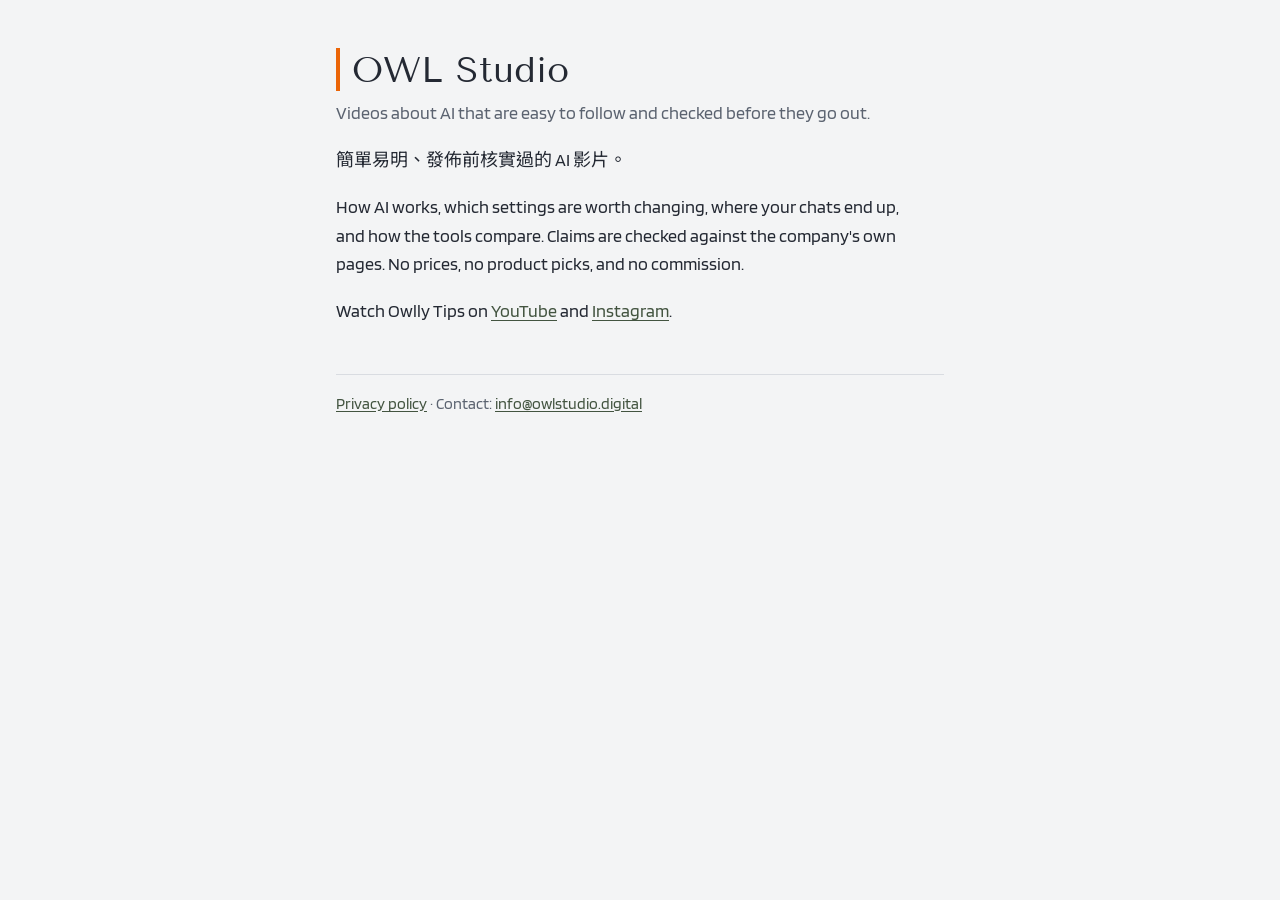
<file: index.html>
<!doctype html>
<html lang="en">
<head>
<meta charset="utf-8">
<meta name="viewport" content="width=device-width, initial-scale=1">
<title>OWL Studio</title>
<meta name="description" content="Videos about AI that are easy to follow and checked before they go out.">
<link rel="stylesheet" href="https://fonts.googleapis.com/css2?family=Blinker:wght@400;600&family=Noto+Sans+HK:wght@400;600&family=Tenor+Sans&display=swap">
<link rel="stylesheet" href="style.css">
</head>
<body>
<main>
  <h1>OWL Studio</h1>
  <p class="lead">Videos about AI that are easy to follow and checked before they go out.</p>
  <p lang="zh-Hant">簡單易明、發佈前核實過的 AI 影片。</p>

  <p>How AI works, which settings are worth changing, where your chats end up, and how the tools compare. Claims
  are checked against the company's own pages. No prices, no product picks, and no commission.</p>

  <p>Watch Owlly Tips on <a href="https://www.youtube.com/@owlly-tips-owl-studio">YouTube</a> and
  <a href="https://www.instagram.com/owlly_tips.owlstudio/">Instagram</a>.</p>

  <footer>
    <a href="privacy.html">Privacy policy</a> · Contact: <a href="mailto:info@owlstudio.digital">info@owlstudio.digital</a>
  </footer>
</main>
</body>
</html>
</file>
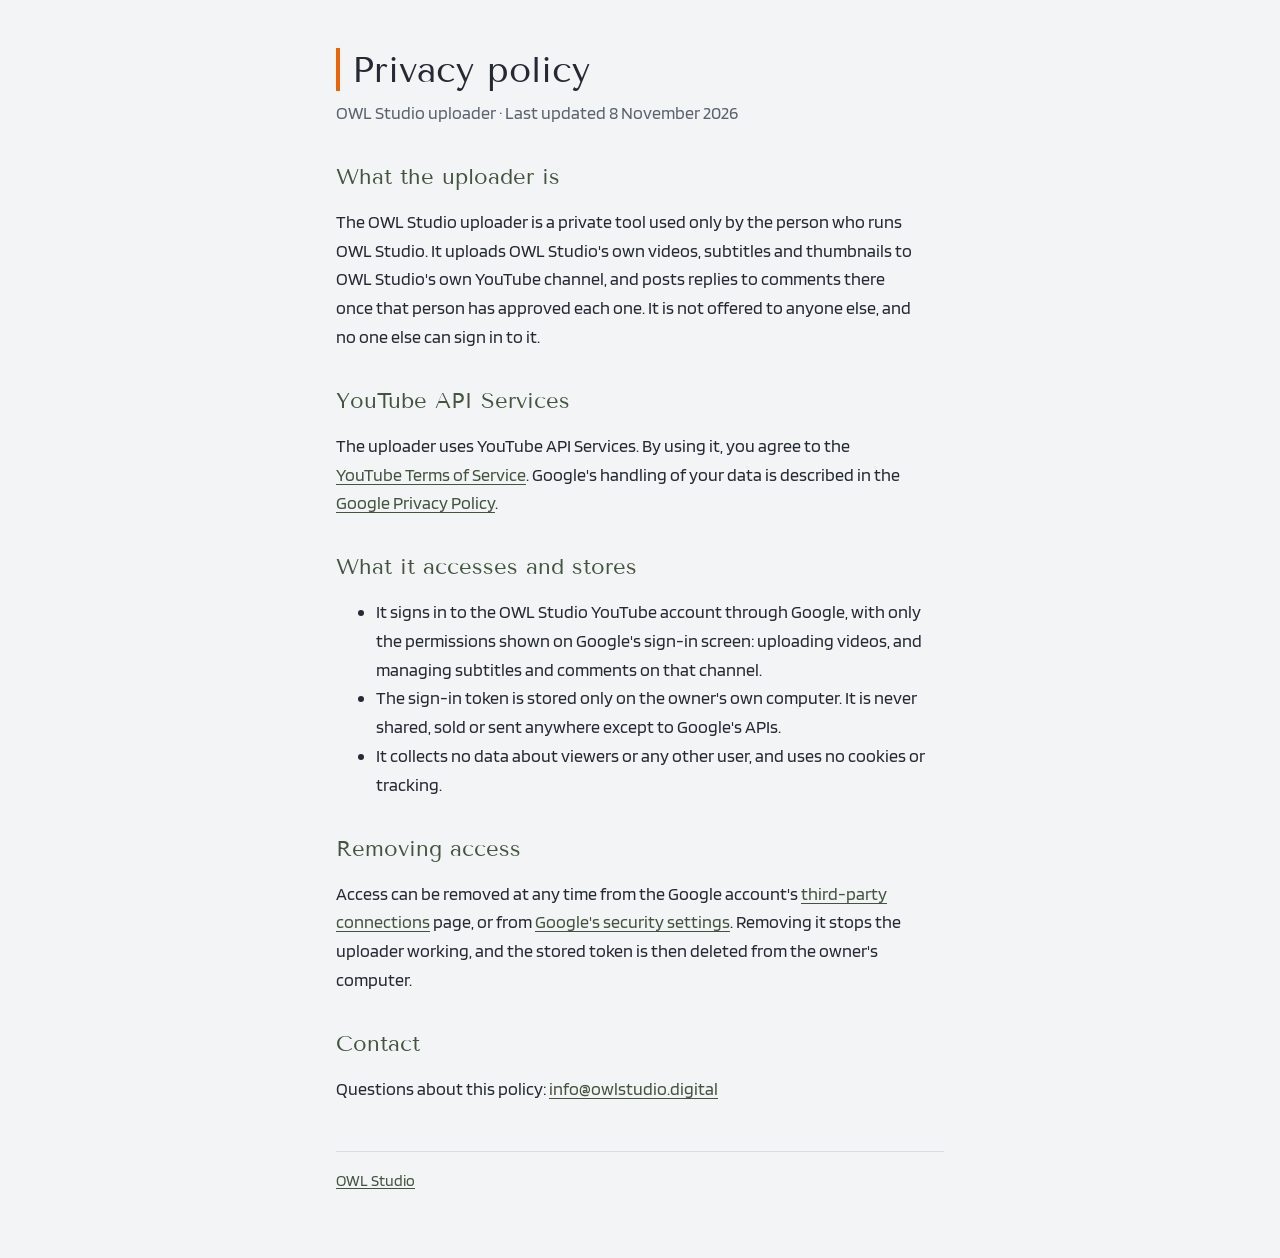
<file: privacy.html>
<!doctype html>
<html lang="en">
<head>
<meta charset="utf-8">
<meta name="viewport" content="width=device-width, initial-scale=1">
<title>OWL Studio privacy policy</title>
<meta name="description" content="How the OWL Studio uploader uses YouTube API Services.">
<link rel="stylesheet" href="https://fonts.googleapis.com/css2?family=Blinker:wght@400;600&family=Noto+Sans+HK:wght@400;600&family=Tenor+Sans&display=swap">
<link rel="stylesheet" href="style.css">
</head>
<body>
<main>
  <h1>Privacy policy</h1>
  <p class="lead">OWL Studio uploader · Last updated 8 November 2026</p>

  <h2>What the uploader is</h2>
  <p>The OWL Studio uploader is a private tool used only by the person who runs OWL Studio. It uploads OWL Studio's
  own videos, subtitles and thumbnails to OWL Studio's own YouTube channel, and posts replies to comments there once
  that person has approved each one. It is not offered to anyone else, and no one else can sign in to it.</p>

  <h2>YouTube API Services</h2>
  <p>The uploader uses YouTube API Services. By using it, you agree to the
  <a href="https://www.youtube.com/t/terms">YouTube Terms of Service</a>. Google's handling of your data is described
  in the <a href="https://policies.google.com/privacy">Google Privacy Policy</a>.</p>

  <h2>What it accesses and stores</h2>
  <ul>
    <li>It signs in to the OWL Studio YouTube account through Google, with only the permissions shown on Google's
      sign-in screen: uploading videos, and managing subtitles and comments on that channel.</li>
    <li>The sign-in token is stored only on the owner's own computer. It is never shared, sold or sent anywhere
      except to Google's APIs.</li>
    <li>It collects no data about viewers or any other user, and uses no cookies or tracking.</li>
  </ul>

  <h2>Removing access</h2>
  <p>Access can be removed at any time from the Google account's
  <a href="https://myaccount.google.com/connections">third-party connections</a> page, or from
  <a href="https://security.google.com/settings/security/permissions">Google's security settings</a>. Removing it
  stops the uploader working, and the stored token is then deleted from the owner's computer.</p>

  <h2>Contact</h2>
  <p>Questions about this policy: <a href="mailto:info@owlstudio.digital">info@owlstudio.digital</a></p>

  <footer><a href="./">OWL Studio</a></footer>
</main>
</body>
</html>
</file>
<file: style.css>
:root {
  --canvas: #f3f4f5; --surface: #fafaf8; --ink: #242933; --muted: #5b6370; --hairline: #d9dce1;
  --accent: #435440; --marker: #eb6507;
  --display: "Tenor Sans", "Avenir Next", "Segoe UI", "Noto Sans HK", system-ui, sans-serif;
  --body: "Blinker", "Avenir Next", "Segoe UI", "Noto Sans HK", system-ui, sans-serif;
  color-scheme: light dark;
}
@media (prefers-color-scheme: dark) {
  :root { --canvas: #242933; --surface: #2d333f; --ink: #f4f1ea; --muted: #b8c0cd; --hairline: #454d5b;
    --accent: #9ead98; --marker: #ffd558; }
}
* { box-sizing: border-box; }
body { margin: 0; background: var(--canvas); color: var(--ink); font-family: var(--body);
  font-size: 1.125rem; line-height: 1.6; }
main { max-width: 40rem; margin: 0 auto; padding: 3rem 1rem 4rem; }
h1, h2 { font-family: var(--display); font-weight: 400; line-height: 1.2; text-wrap: balance; }
h1 { font-size: 2.25rem; margin: 0 0 0.5rem; border-left: 0.3rem solid var(--marker); padding-left: 0.75rem; }
h2 { font-size: 1.35rem; margin: 2.25rem 0 0.5rem; color: var(--accent); }
p, li { max-width: 36rem; }
.lead { color: var(--muted); margin-top: 0; }
a { color: var(--accent); text-underline-offset: 0.15em; }
a:focus-visible { outline: 2px solid var(--marker); outline-offset: 2px; }
footer { margin-top: 3rem; padding-top: 1rem; border-top: 1px solid var(--hairline); color: var(--muted); font-size: 1rem; }
</file>
